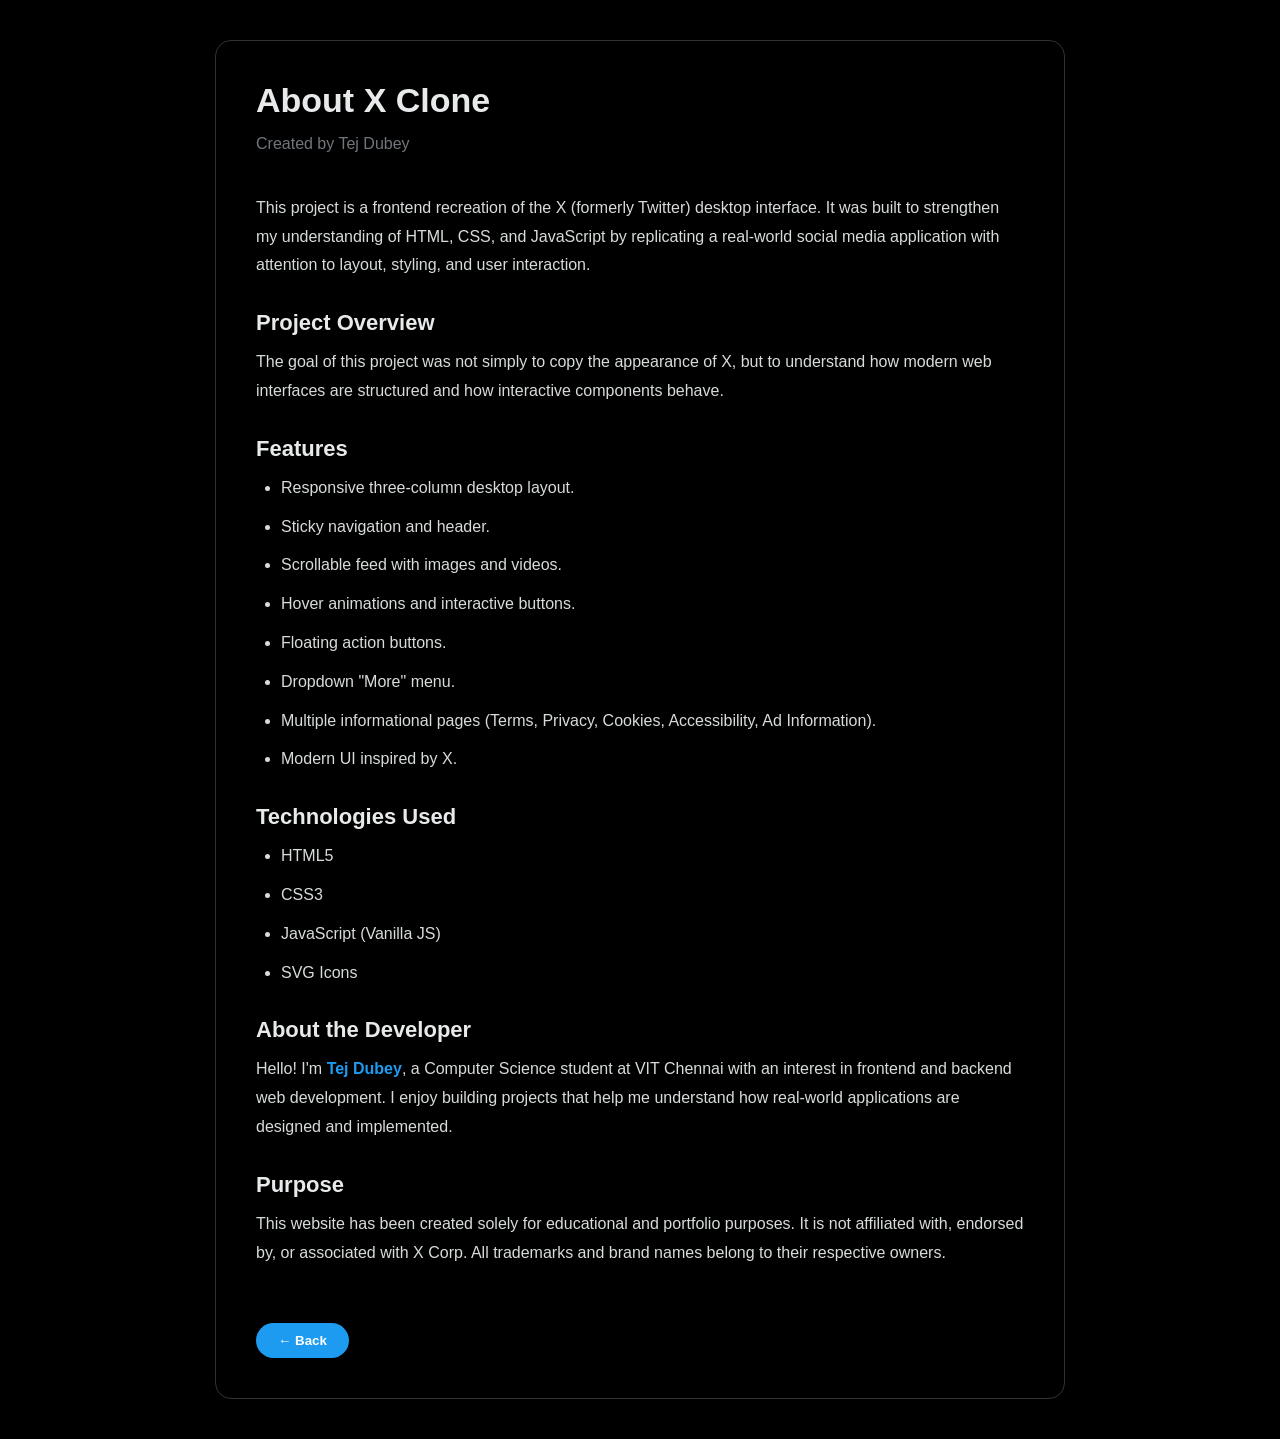
<file: src/about.html>
<!doctype html>
<html lang="en">
  <head>
    <title>About - X Clone</title>
    <link rel="icon" type="image/png" href="./images/image.png" />

    <style>
      * {
        margin: 0;
        padding: 0;
        box-sizing: border-box;
        font-family: Arial, Helvetica, sans-serif;
      }

      body {
        background: #000;
        color: #e7e9ea;
      }

      .container {
        width: 850px;
        margin: 40px auto;
        border: 1px solid #2f3336;
        border-radius: 16px;
        padding: 40px;
        background: #000;
      }

      h1 {
        font-size: 34px;
        margin-bottom: 10px;
      }

      .updated {
        color: #71767b;
        margin-bottom: 35px;
      }

      h2 {
        margin-top: 30px;
        margin-bottom: 12px;
        font-size: 22px;
      }

      p {
        color: #d7dbdc;
        line-height: 1.8;
        margin-bottom: 16px;
      }

      ul {
        margin-left: 25px;
        color: #d7dbdc;
        line-height: 1.8;
      }

      li {
        margin-bottom: 10px;
      }

      .highlight {
        color: #1d9bf0;
        font-weight: 600;
      }

      .back {
        display: inline-block;
        margin-top: 40px;
        background: #1d9bf0;
        color: white;
        padding: 10px 22px;
        border: none;
        border-radius: 30px;
        font-weight: 600;
        cursor: pointer;
        transition: background-color 0.15s ease;
      }

      .back:hover {
        background: #1a8cd8;
      }
    </style>
  </head>

  <body>
    <div class="container">
      <h1>About X Clone</h1>

      <p class="updated">Created by Tej Dubey</p>

      <p>
        This project is a frontend recreation of the X (formerly Twitter)
        desktop interface. It was built to strengthen my understanding of HTML,
        CSS, and JavaScript by replicating a real-world social media application
        with attention to layout, styling, and user interaction.
      </p>

      <h2>Project Overview</h2>

      <p>
        The goal of this project was not simply to copy the appearance of X, but
        to understand how modern web interfaces are structured and how
        interactive components behave.
      </p>

      <h2>Features</h2>

      <ul>
        <li>Responsive three-column desktop layout.</li>
        <li>Sticky navigation and header.</li>
        <li>Scrollable feed with images and videos.</li>
        <li>Hover animations and interactive buttons.</li>
        <li>Floating action buttons.</li>
        <li>Dropdown "More" menu.</li>
        <li>
          Multiple informational pages (Terms, Privacy, Cookies, Accessibility,
          Ad Information).
        </li>
        <li>Modern UI inspired by X.</li>
      </ul>

      <h2>Technologies Used</h2>

      <ul>
        <li>HTML5</li>
        <li>CSS3</li>
        <li>JavaScript (Vanilla JS)</li>
        <li>SVG Icons</li>
      </ul>

      <h2>About the Developer</h2>

      <p>
        Hello! I'm <span class="highlight">Tej Dubey</span>, a Computer Science
        student at VIT Chennai with an interest in frontend and backend web
        development. I enjoy building projects that help me understand how
        real-world applications are designed and implemented.
      </p>

      <h2>Purpose</h2>

      <p>
        This website has been created solely for educational and portfolio
        purposes. It is not affiliated with, endorsed by, or associated with X
        Corp. All trademarks and brand names belong to their respective owners.
      </p>

      <button class="back" onclick="history.back()">← Back</button>
    </div>
  </body>
</html>
</file>
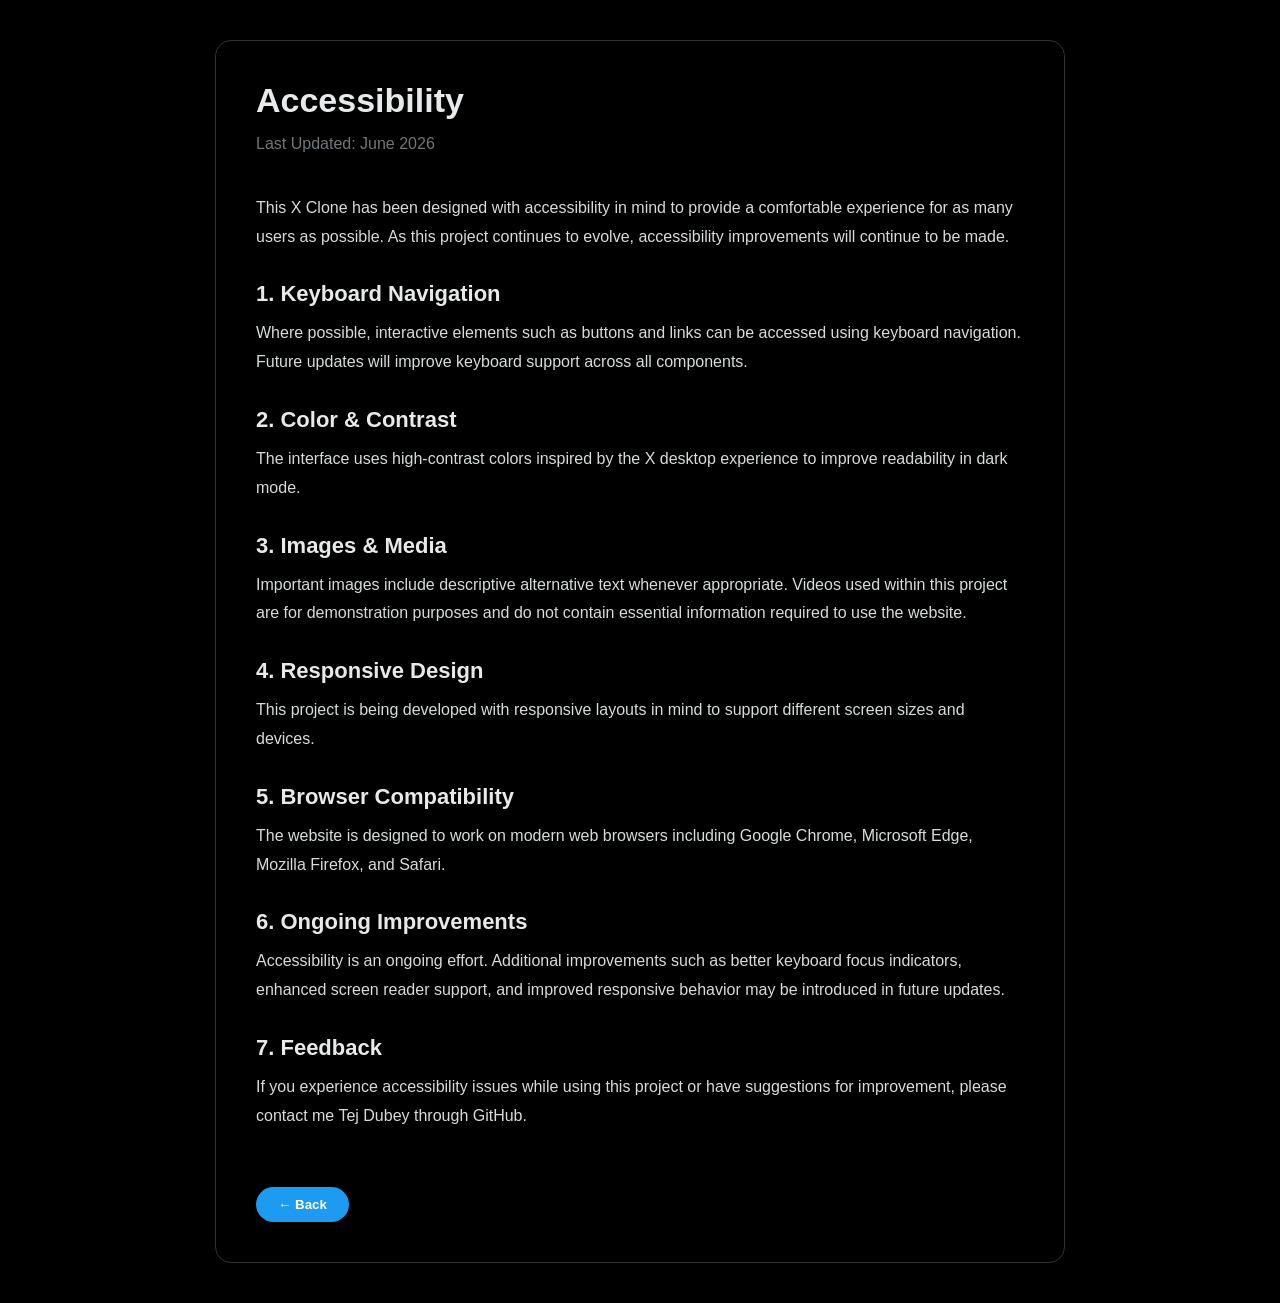
<file: src/accessibility.html>
<!doctype html>
<html lang="en">
  <head>
    <title>Accessibility - X Clone</title>
    <link rel="icon" type="image/png" href="./images/image.png" />
    <style>
      * {
        margin: 0;
        padding: 0;
        box-sizing: border-box;
        font-family: Arial, Helvetica, sans-serif;
      }
      body {
        background: #000;
        color: #e7e9ea;
      }
      .container {
        width: 850px;
        margin: 40px auto;
        border: 1px solid #2f3336;
        border-radius: 16px;
        padding: 40px;
        background: #000;
      }
      h1 {
        font-size: 34px;
        margin-bottom: 10px;
      }
      .updated {
        color: #71767b;
        margin-bottom: 35px;
      }
      h2 {
        margin-top: 30px;
        margin-bottom: 12px;
        font-size: 22px;
      }
      p {
        color: #d7dbdc;
        line-height: 1.8;
        margin-bottom: 16px;
      }
      ul {
        margin-left: 25px;
        color: #d7dbdc;
        line-height: 1.8;
      }
      li {
        margin-bottom: 10px;
      }
      .back {
        display: inline-block;
        margin-top: 40px;
        background: #1d9bf0;
        color: white;
        padding: 10px 22px;
        border: none;
        border-radius: 30px;
        font-weight: 600;
        cursor: pointer;
        transition: background-color 0.15s ease;
      }
      .back:hover {
        background: #1a8cd8;
      }
    </style>
  </head>
  <body>
    <div class="container">
      <h1>Accessibility</h1>
      <p class="updated">Last Updated: June 2026</p>
      <p>
        This X Clone has been designed with accessibility in mind to provide a
        comfortable experience for as many users as possible. As this project
        continues to evolve, accessibility improvements will continue to be
        made.
      </p>
      <h2>1. Keyboard Navigation</h2>
      <p>
        Where possible, interactive elements such as buttons and links can be
        accessed using keyboard navigation. Future updates will improve keyboard
        support across all components.
      </p>
      <h2>2. Color & Contrast</h2>
      <p>
        The interface uses high-contrast colors inspired by the X desktop
        experience to improve readability in dark mode.
      </p>
      <h2>3. Images & Media</h2>
      <p>
        Important images include descriptive alternative text whenever
        appropriate. Videos used within this project are for demonstration
        purposes and do not contain essential information required to use the
        website.
      </p>
      <h2>4. Responsive Design</h2>
      <p>
        This project is being developed with responsive layouts in mind to
        support different screen sizes and devices.
      </p>
      <h2>5. Browser Compatibility</h2>
      <p>
        The website is designed to work on modern web browsers including Google
        Chrome, Microsoft Edge, Mozilla Firefox, and Safari.
      </p>
      <h2>6. Ongoing Improvements</h2>
      <p>
        Accessibility is an ongoing effort. Additional improvements such as
        better keyboard focus indicators, enhanced screen reader support, and
        improved responsive behavior may be introduced in future updates.
      </p>
      <h2>7. Feedback</h2>
      <p>
        If you experience accessibility issues while using this project or have
        suggestions for improvement, please contact me Tej Dubey through GitHub.
      </p>
      <button class="back" onclick="history.back()">← Back</button>
    </div>
  </body>
</html>
</file>
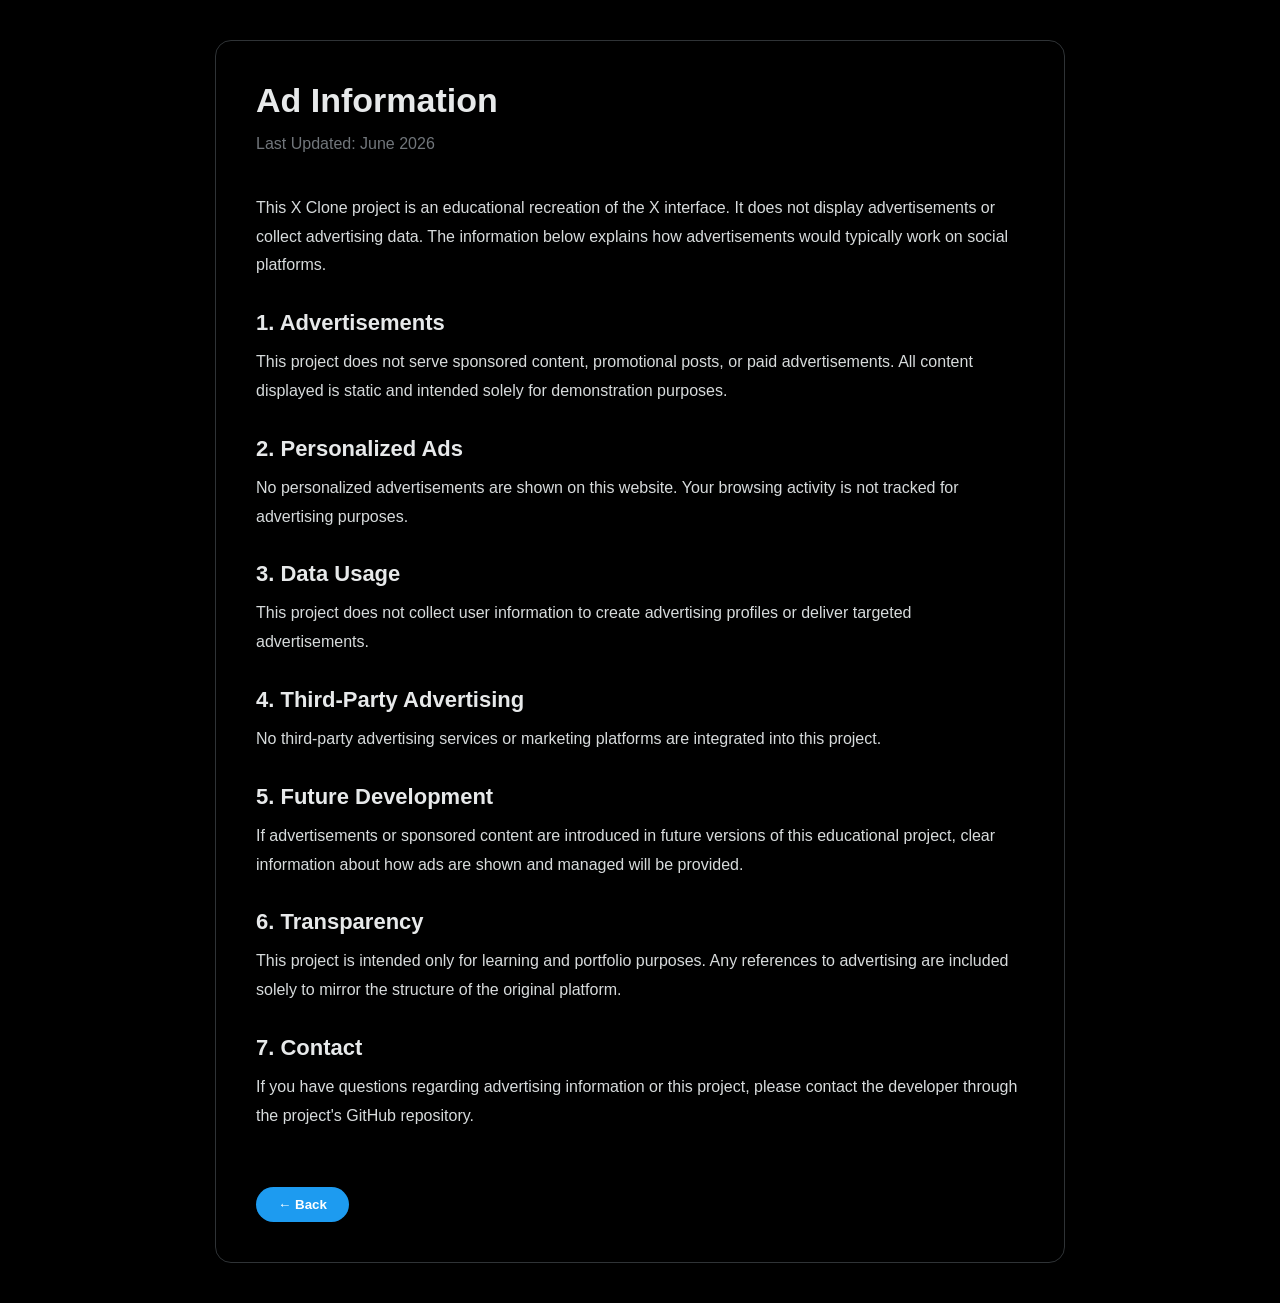
<file: src/adsinfo.html>
<!doctype html>
<html lang="en">
  <head>
    <title>Ad Information - X Clone</title>
    <link rel="icon" type="image/png" href="./images/image.png" />
    <style>
      * {
        margin: 0;
        padding: 0;
        box-sizing: border-box;
        font-family: Arial, Helvetica, sans-serif;
      }
      body {
        background: #000;
        color: #e7e9ea;
      }
      .container {
        width: 850px;
        margin: 40px auto;
        border: 1px solid #2f3336;
        border-radius: 16px;
        padding: 40px;
        background: #000;
      }
      h1 {
        font-size: 34px;
        margin-bottom: 10px;
      }
      .updated {
        color: #71767b;
        margin-bottom: 35px;
      }
      h2 {
        margin-top: 30px;
        margin-bottom: 12px;
        font-size: 22px;
      }
      p {
        color: #d7dbdc;
        line-height: 1.8;
        margin-bottom: 16px;
      }
      ul {
        margin-left: 25px;
        color: #d7dbdc;
        line-height: 1.8;
      }
      li {
        margin-bottom: 10px;
      }
      .back {
        display: inline-block;
        margin-top: 40px;
        background: #1d9bf0;
        color: white;
        padding: 10px 22px;
        border: none;
        border-radius: 30px;
        font-weight: 600;
        cursor: pointer;
        transition: background-color 0.15s ease;
      }
      .back:hover {
        background: #1a8cd8;
      }
    </style>
  </head>
  <body>
    <div class="container">
      <h1>Ad Information</h1>
      <p class="updated">Last Updated: June 2026</p>
      <p>
        This X Clone project is an educational recreation of the X interface. It
        does not display advertisements or collect advertising data. The
        information below explains how advertisements would typically work on
        social platforms.
      </p>
      <h2>1. Advertisements</h2>
      <p>
        This project does not serve sponsored content, promotional posts, or
        paid advertisements. All content displayed is static and intended solely
        for demonstration purposes.
      </p>
      <h2>2. Personalized Ads</h2>
      <p>
        No personalized advertisements are shown on this website. Your browsing
        activity is not tracked for advertising purposes.
      </p>
      <h2>3. Data Usage</h2>
      <p>
        This project does not collect user information to create advertising
        profiles or deliver targeted advertisements.
      </p>
      <h2>4. Third-Party Advertising</h2>
      <p>
        No third-party advertising services or marketing platforms are
        integrated into this project.
      </p>
      <h2>5. Future Development</h2>
      <p>
        If advertisements or sponsored content are introduced in future versions
        of this educational project, clear information about how ads are shown
        and managed will be provided.
      </p>
      <h2>6. Transparency</h2>
      <p>
        This project is intended only for learning and portfolio purposes. Any
        references to advertising are included solely to mirror the structure of
        the original platform.
      </p>
      <h2>7. Contact</h2>
      <p>
        If you have questions regarding advertising information or this project,
        please contact the developer through the project's GitHub repository.
      </p>
      <button class="back" onclick="history.back()">← Back</button>
    </div>
  </body>
</html>
</file>
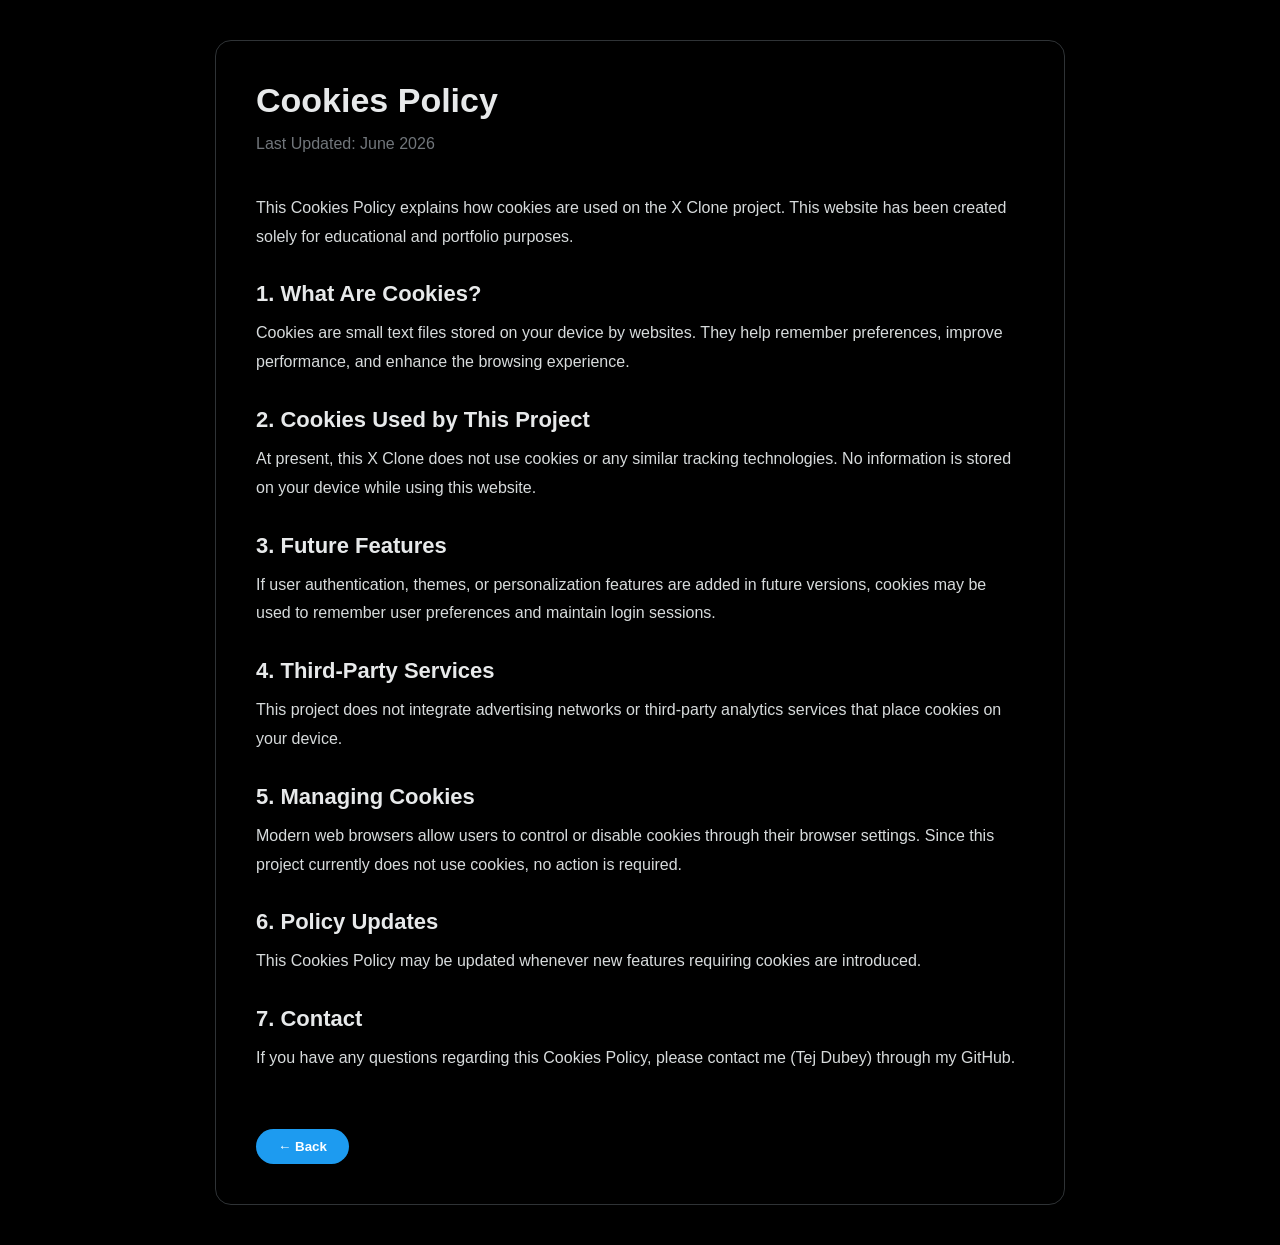
<file: src/cookies.html>
<!doctype html>
<html lang="en">
  <head>
    <title>Cookies Policy - X Clone</title>
    <link rel="icon" type="image/png" href="./images/image.png" />
    <style>
      * {
        margin: 0;
        padding: 0;
        box-sizing: border-box;
        font-family: Arial, Helvetica, sans-serif;
      }
      body {
        background: #000;
        color: #e7e9ea;
      }
      .container {
        width: 850px;
        margin: 40px auto;
        border: 1px solid #2f3336;
        border-radius: 16px;
        padding: 40px;
        background: #000;
      }
      h1 {
        font-size: 34px;
        margin-bottom: 10px;
      }
      .updated {
        color: #71767b;
        margin-bottom: 35px;
      }
      h2 {
        margin-top: 30px;
        margin-bottom: 12px;
        font-size: 22px;
      }
      p {
        color: #d7dbdc;
        line-height: 1.8;
        margin-bottom: 16px;
      }
      ul {
        margin-left: 25px;
        color: #d7dbdc;
        line-height: 1.8;
      }
      li {
        margin-bottom: 10px;
      }
      .back {
        display: inline-block;
        margin-top: 40px;
        background: #1d9bf0;
        color: white;
        padding: 10px 22px;
        border: none;
        border-radius: 30px;
        font-weight: 600;
        cursor: pointer;
        transition: background-color 0.15s ease;
      }
      .back:hover {
        background: #1a8cd8;
      }
    </style>
  </head>
  <body>
    <div class="container">
      <h1>Cookies Policy</h1>
      <p class="updated">Last Updated: June 2026</p>
      <p>
        This Cookies Policy explains how cookies are used on the X Clone
        project. This website has been created solely for educational and
        portfolio purposes.
      </p>
      <h2>1. What Are Cookies?</h2>
      <p>
        Cookies are small text files stored on your device by websites. They
        help remember preferences, improve performance, and enhance the browsing
        experience.
      </p>
      <h2>2. Cookies Used by This Project</h2>
      <p>
        At present, this X Clone does not use cookies or any similar tracking
        technologies. No information is stored on your device while using this
        website.
      </p>
      <h2>3. Future Features</h2>
      <p>
        If user authentication, themes, or personalization features are added in
        future versions, cookies may be used to remember user preferences and
        maintain login sessions.
      </p>
      <h2>4. Third-Party Services</h2>
      <p>
        This project does not integrate advertising networks or third-party
        analytics services that place cookies on your device.
      </p>
      <h2>5. Managing Cookies</h2>
      <p>
        Modern web browsers allow users to control or disable cookies through
        their browser settings. Since this project currently does not use
        cookies, no action is required.
      </p>
      <h2>6. Policy Updates</h2>
      <p>
        This Cookies Policy may be updated whenever new features requiring
        cookies are introduced.
      </p>
      <h2>7. Contact</h2>
      <p>
        If you have any questions regarding this Cookies Policy, please contact
        me (Tej Dubey) through my GitHub.
      </p>
      <button class="back" onclick="history.back()">← Back</button>
    </div>
  </body>
</html>
</file>
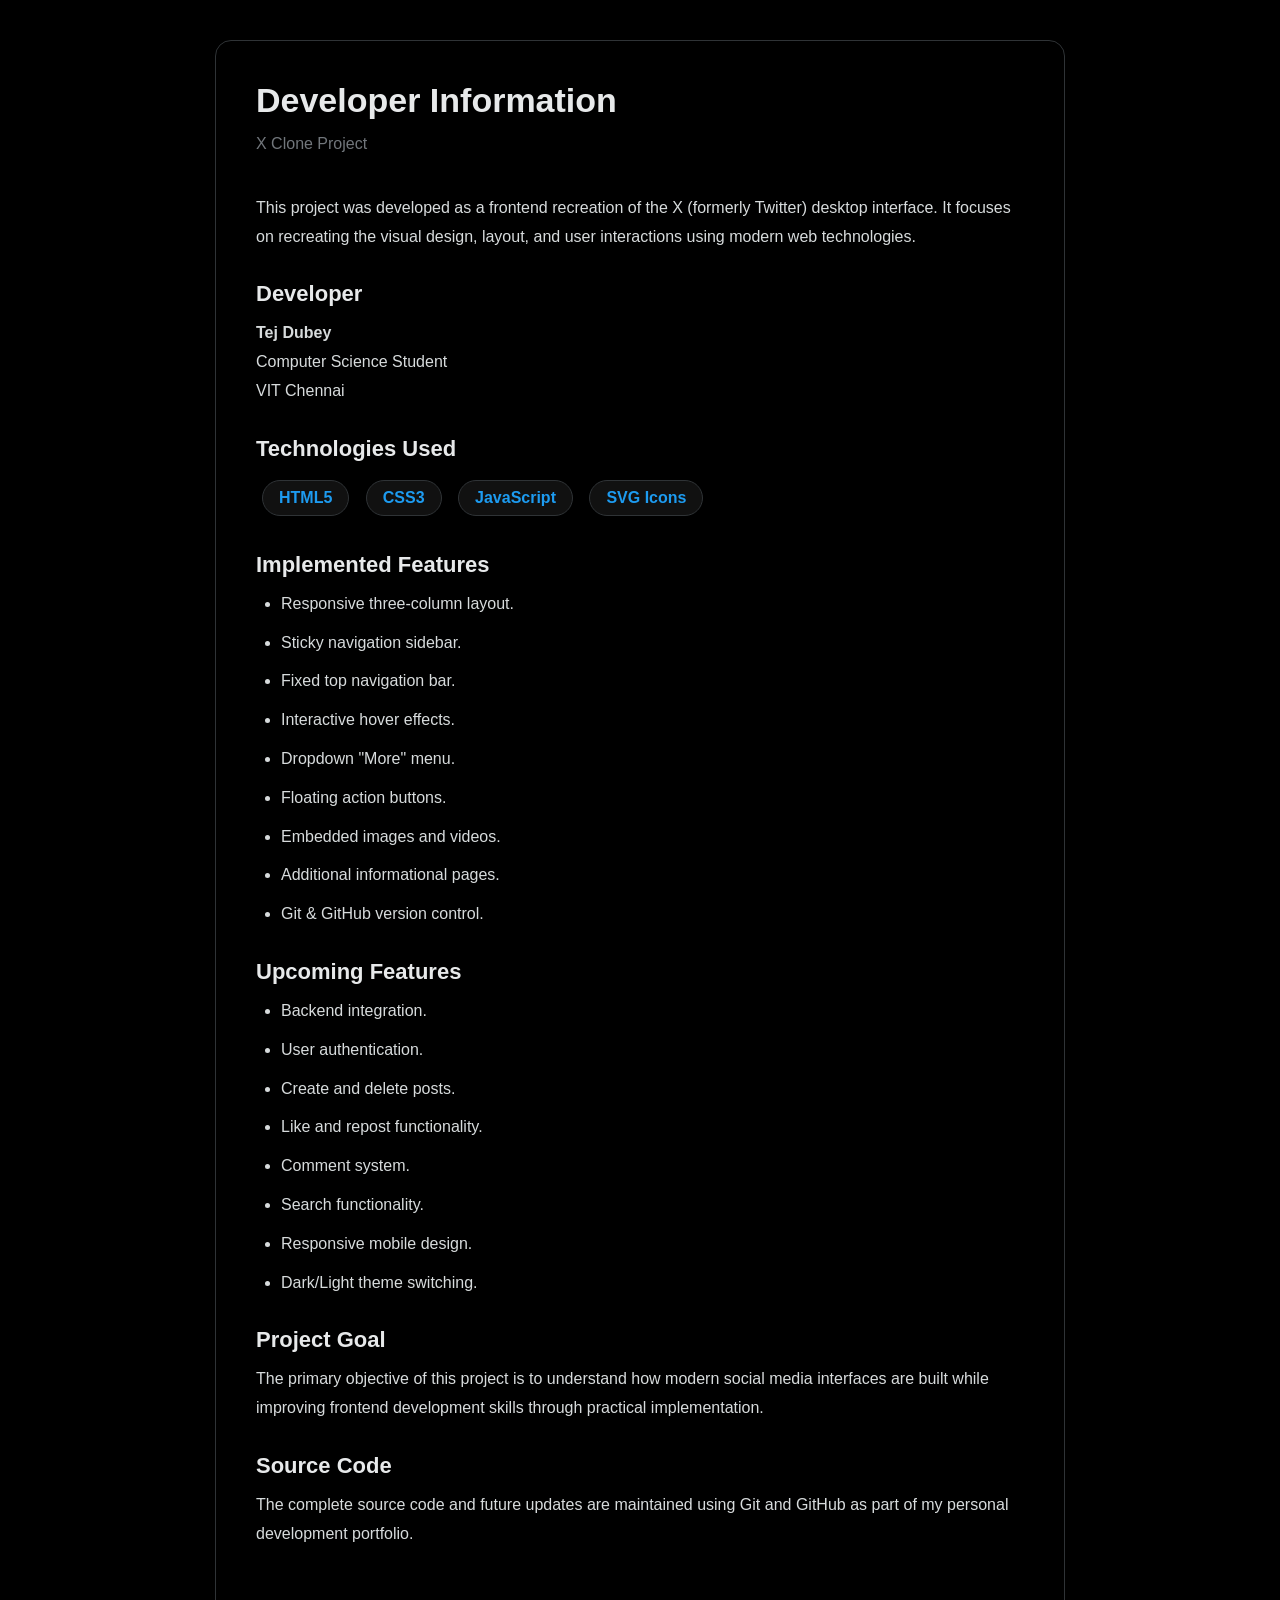
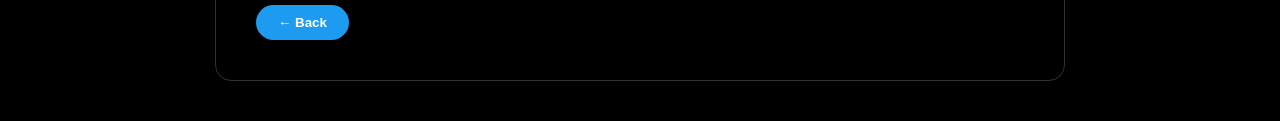
<file: src/developers.html>
<!doctype html>
<html lang="en">
  <head>
    <title>Developers - X Clone</title>
    <link rel="icon" type="image/png" href="./images/image.png" />

    <style>
      * {
        margin: 0;
        padding: 0;
        box-sizing: border-box;
        font-family: Arial, Helvetica, sans-serif;
      }

      body {
        background: #000;
        color: #e7e9ea;
      }

      .container {
        width: 850px;
        margin: 40px auto;
        border: 1px solid #2f3336;
        border-radius: 16px;
        padding: 40px;
        background: #000;
      }

      h1 {
        font-size: 34px;
        margin-bottom: 10px;
      }

      .updated {
        color: #71767b;
        margin-bottom: 35px;
      }

      h2 {
        margin-top: 30px;
        margin-bottom: 12px;
        font-size: 22px;
      }

      p {
        color: #d7dbdc;
        line-height: 1.8;
        margin-bottom: 16px;
      }

      ul {
        margin-left: 25px;
        color: #d7dbdc;
        line-height: 1.8;
      }

      li {
        margin-bottom: 10px;
      }

      .tech {
        display: inline-block;
        margin: 6px;
        padding: 8px 16px;
        border: 1px solid #2f3336;
        border-radius: 20px;
        background: #111;
        color: #1d9bf0;
        font-weight: 600;
      }

      .back {
        display: inline-block;
        margin-top: 40px;
        background: #1d9bf0;
        color: white;
        padding: 10px 22px;
        border: none;
        border-radius: 30px;
        font-weight: 600;
        cursor: pointer;
        transition: background-color 0.15s ease;
      }

      .back:hover {
        background: #1a8cd8;
      }
    </style>
  </head>

  <body>
    <div class="container">
      <h1>Developer Information</h1>

      <p class="updated">X Clone Project</p>

      <p>
        This project was developed as a frontend recreation of the X (formerly
        Twitter) desktop interface. It focuses on recreating the visual design,
        layout, and user interactions using modern web technologies.
      </p>

      <h2>Developer</h2>

      <p>
        <strong>Tej Dubey</strong><br />
        Computer Science Student<br />
        VIT Chennai
      </p>

      <h2>Technologies Used</h2>

      <div class="tech">HTML5</div>
      <div class="tech">CSS3</div>
      <div class="tech">JavaScript</div>
      <div class="tech">SVG Icons</div>

      <h2>Implemented Features</h2>

      <ul>
        <li>Responsive three-column layout.</li>
        <li>Sticky navigation sidebar.</li>
        <li>Fixed top navigation bar.</li>
        <li>Interactive hover effects.</li>
        <li>Dropdown "More" menu.</li>
        <li>Floating action buttons.</li>
        <li>Embedded images and videos.</li>
        <li>Additional informational pages.</li>
        <li>Git & GitHub version control.</li>
      </ul>

      <h2>Upcoming Features</h2>

      <ul>
        <li>Backend integration.</li>
        <li>User authentication.</li>
        <li>Create and delete posts.</li>
        <li>Like and repost functionality.</li>
        <li>Comment system.</li>
        <li>Search functionality.</li>
        <li>Responsive mobile design.</li>
        <li>Dark/Light theme switching.</li>
      </ul>

      <h2>Project Goal</h2>

      <p>
        The primary objective of this project is to understand how modern social
        media interfaces are built while improving frontend development skills
        through practical implementation.
      </p>

      <h2>Source Code</h2>

      <p>
        The complete source code and future updates are maintained using Git and
        GitHub as part of my personal development portfolio.
      </p>

      <button class="back" onclick="history.back()">← Back</button>
    </div>
  </body>
</html>
</file>
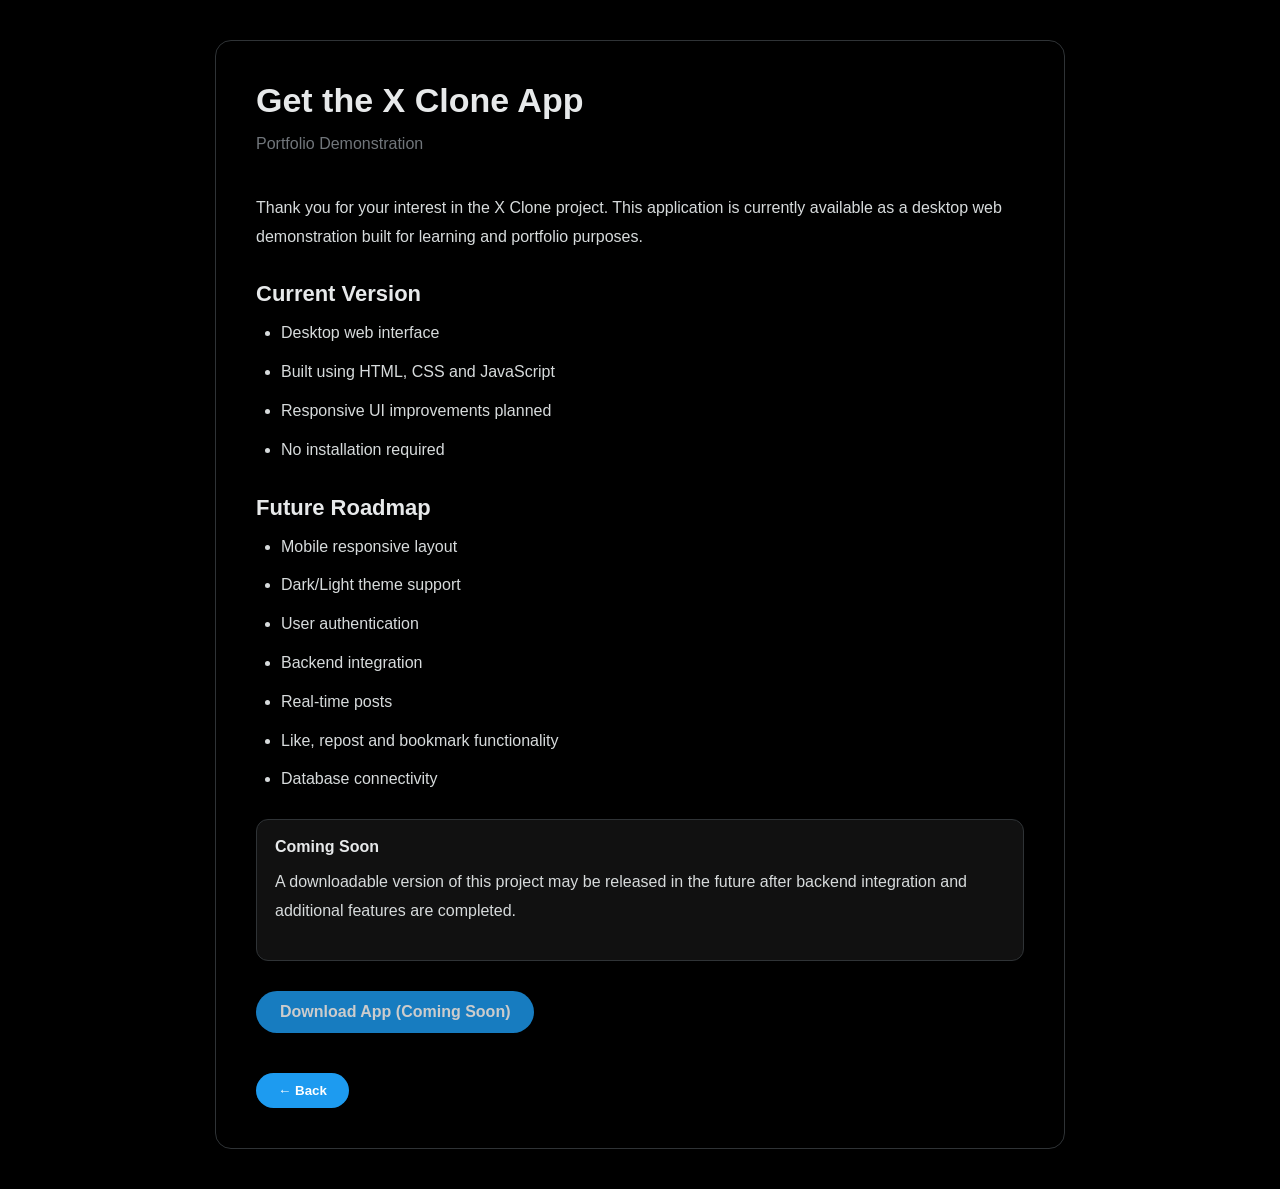
<file: src/getapp.html>
<!doctype html>
<html lang="en">
  <head>
    <title>Get App - X Clone</title>
    <link rel="icon" type="image/png" href="./images/image.png" />

    <style>
      * {
        margin: 0;
        padding: 0;
        box-sizing: border-box;
        font-family: Arial, Helvetica, sans-serif;
      }

      body {
        background: #000;
        color: #e7e9ea;
      }

      .container {
        width: 850px;
        margin: 40px auto;
        border: 1px solid #2f3336;
        border-radius: 16px;
        padding: 40px;
        background: #000;
      }

      h1 {
        font-size: 34px;
        margin-bottom: 10px;
      }

      .updated {
        color: #71767b;
        margin-bottom: 35px;
      }

      h2 {
        margin-top: 30px;
        margin-bottom: 12px;
        font-size: 22px;
      }

      p {
        color: #d7dbdc;
        line-height: 1.8;
        margin-bottom: 16px;
      }

      ul {
        margin-left: 25px;
        color: #d7dbdc;
        line-height: 1.8;
      }

      li {
        margin-bottom: 10px;
      }

      .notice {
        margin-top: 25px;
        padding: 18px;
        border: 1px solid #2f3336;
        border-radius: 12px;
        background: #111;
      }

      .download {
        display: inline-block;
        margin-top: 30px;
        background: #1d9bf0;
        color: white;
        padding: 12px 24px;
        border-radius: 30px;
        text-decoration: none;
        font-weight: 600;
        cursor: not-allowed;
        opacity: 0.8;
      }

      .back {
        display: inline-block;
        margin-top: 40px;
        background: #1d9bf0;
        color: white;
        padding: 10px 22px;
        border: none;
        border-radius: 30px;
        font-weight: 600;
        cursor: pointer;
        transition: background-color 0.15s ease;
      }

      .back:hover {
        background: #1a8cd8;
      }
    </style>
  </head>

  <body>
    <div class="container">
      <h1>Get the X Clone App</h1>

      <p class="updated">Portfolio Demonstration</p>

      <p>
        Thank you for your interest in the X Clone project. This application is
        currently available as a desktop web demonstration built for learning
        and portfolio purposes.
      </p>

      <h2>Current Version</h2>

      <ul>
        <li>Desktop web interface</li>
        <li>Built using HTML, CSS and JavaScript</li>
        <li>Responsive UI improvements planned</li>
        <li>No installation required</li>
      </ul>

      <h2>Future Roadmap</h2>

      <ul>
        <li>Mobile responsive layout</li>
        <li>Dark/Light theme support</li>
        <li>User authentication</li>
        <li>Backend integration</li>
        <li>Real-time posts</li>
        <li>Like, repost and bookmark functionality</li>
        <li>Database connectivity</li>
      </ul>

      <div class="notice">
        <strong>Coming Soon</strong>
        <p style="margin-top: 12px">
          A downloadable version of this project may be released in the future
          after backend integration and additional features are completed.
        </p>
      </div>

      <div class="download">Download App (Coming Soon)</div>

      <br />

      <button class="back" onclick="history.back()">← Back</button>
    </div>
  </body>
</html>
</file>
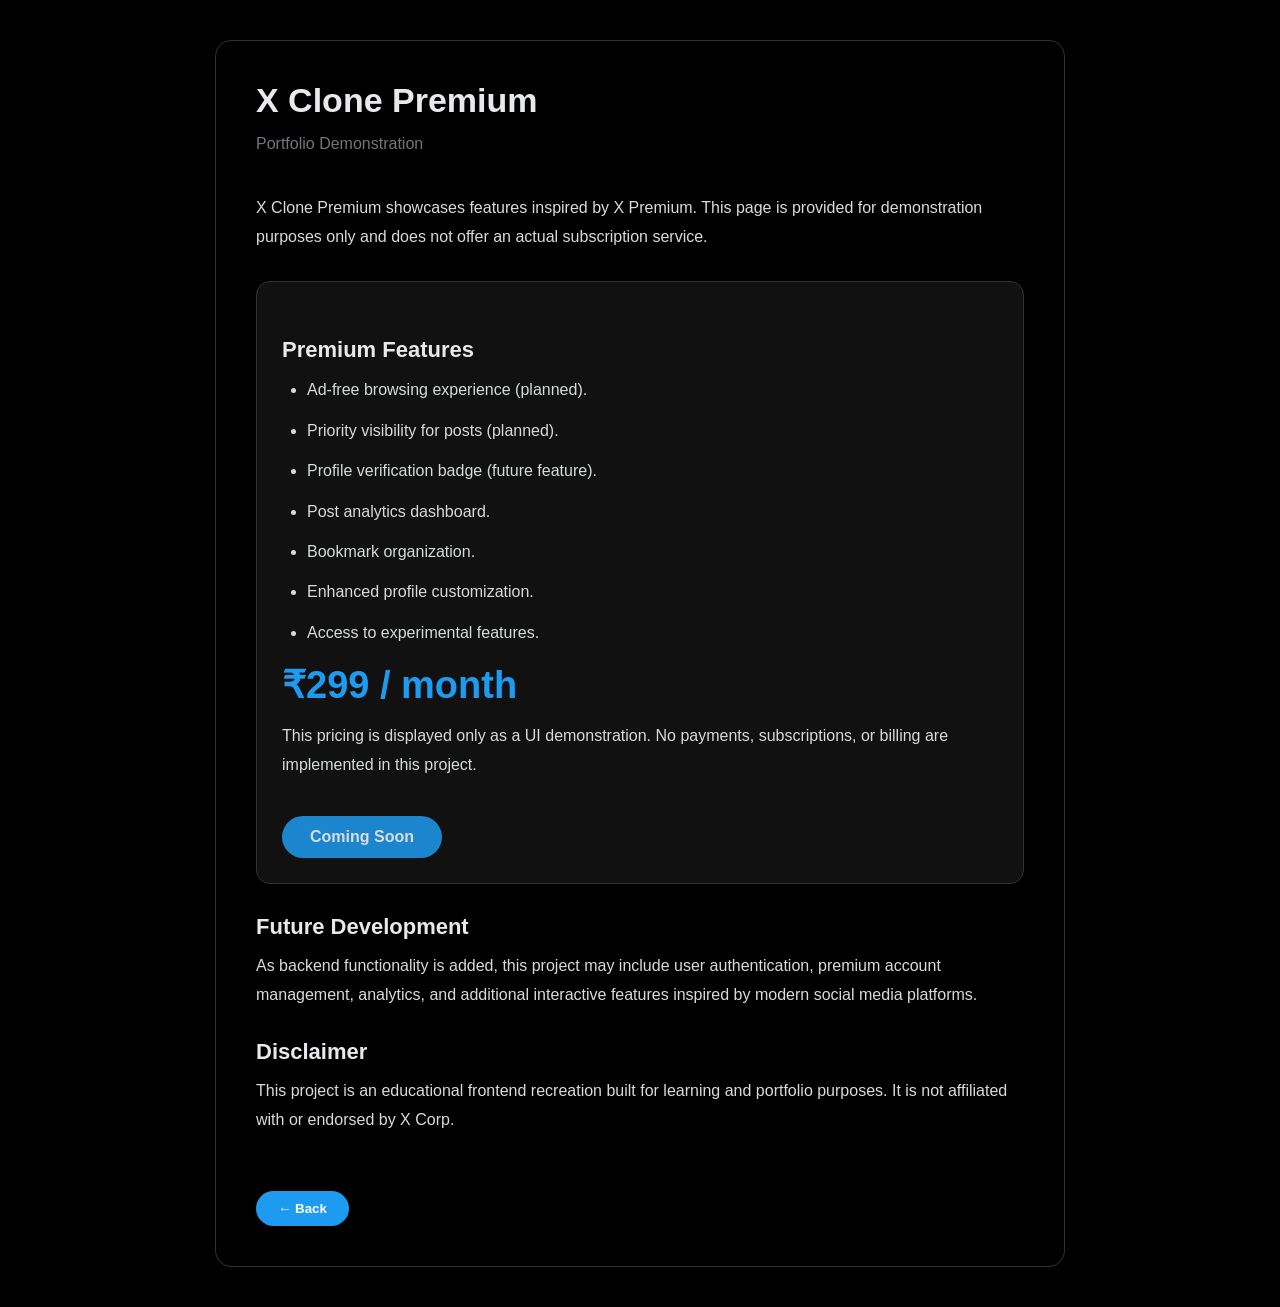
<file: src/premium.html>
<!doctype html>
<html lang="en">
  <head>
    <title>Premium - X Clone</title>
    <link rel="icon" type="image/png" href="./images/image.png" />

    <style>
      * {
        margin: 0;
        padding: 0;
        box-sizing: border-box;
        font-family: Arial, Helvetica, sans-serif;
      }

      body {
        background: #000;
        color: #e7e9ea;
      }

      .container {
        width: 850px;
        margin: 40px auto;
        border: 1px solid #2f3336;
        border-radius: 16px;
        padding: 40px;
        background: #000;
      }

      h1 {
        font-size: 34px;
        margin-bottom: 10px;
      }

      .updated {
        color: #71767b;
        margin-bottom: 35px;
      }

      h2 {
        margin-top: 30px;
        margin-bottom: 12px;
        font-size: 22px;
      }

      p {
        color: #d7dbdc;
        line-height: 1.8;
        margin-bottom: 16px;
      }

      ul {
        margin-left: 25px;
        color: #d7dbdc;
        line-height: 1.9;
      }

      li {
        margin-bottom: 10px;
      }

      .card {
        margin-top: 30px;
        border: 1px solid #2f3336;
        border-radius: 14px;
        padding: 25px;
        background: #111;
      }

      .price {
        font-size: 38px;
        font-weight: bold;
        color: #1d9bf0;
        margin: 15px 0;
      }

      .button {
        display: inline-block;
        margin-top: 20px;
        padding: 12px 28px;
        border-radius: 30px;
        background: #1d9bf0;
        color: white;
        text-decoration: none;
        font-weight: 600;
        cursor: not-allowed;
        opacity: 0.85;
      }

      .button:hover {
        background: #1a8cd8;
      }

      .back {
        margin-top: 40px;
        background: #1d9bf0;
        color: white;
        padding: 10px 22px;
        border: none;
        border-radius: 30px;
        font-weight: 600;
        cursor: pointer;
        transition: 0.15s;
      }

      .back:hover {
        background: #1a8cd8;
      }
    </style>
  </head>

  <body>
    <div class="container">
      <h1>X Clone Premium</h1>

      <p class="updated">Portfolio Demonstration</p>

      <p>
        X Clone Premium showcases features inspired by X Premium. This page is
        provided for demonstration purposes only and does not offer an actual
        subscription service.
      </p>

      <div class="card">
        <h2>Premium Features</h2>

        <ul>
          <li>Ad-free browsing experience (planned).</li>
          <li>Priority visibility for posts (planned).</li>
          <li>Profile verification badge (future feature).</li>
          <li>Post analytics dashboard.</li>
          <li>Bookmark organization.</li>
          <li>Enhanced profile customization.</li>
          <li>Access to experimental features.</li>
        </ul>

        <div class="price">₹299 / month</div>

        <p>
          This pricing is displayed only as a UI demonstration. No payments,
          subscriptions, or billing are implemented in this project.
        </p>

        <div class="button">Coming Soon</div>
      </div>

      <h2>Future Development</h2>

      <p>
        As backend functionality is added, this project may include user
        authentication, premium account management, analytics, and additional
        interactive features inspired by modern social media platforms.
      </p>

      <h2>Disclaimer</h2>

      <p>
        This project is an educational frontend recreation built for learning
        and portfolio purposes. It is not affiliated with or endorsed by X Corp.
      </p>

      <button class="back" onclick="history.back()">← Back</button>
    </div>
  </body>
</html>
</file>
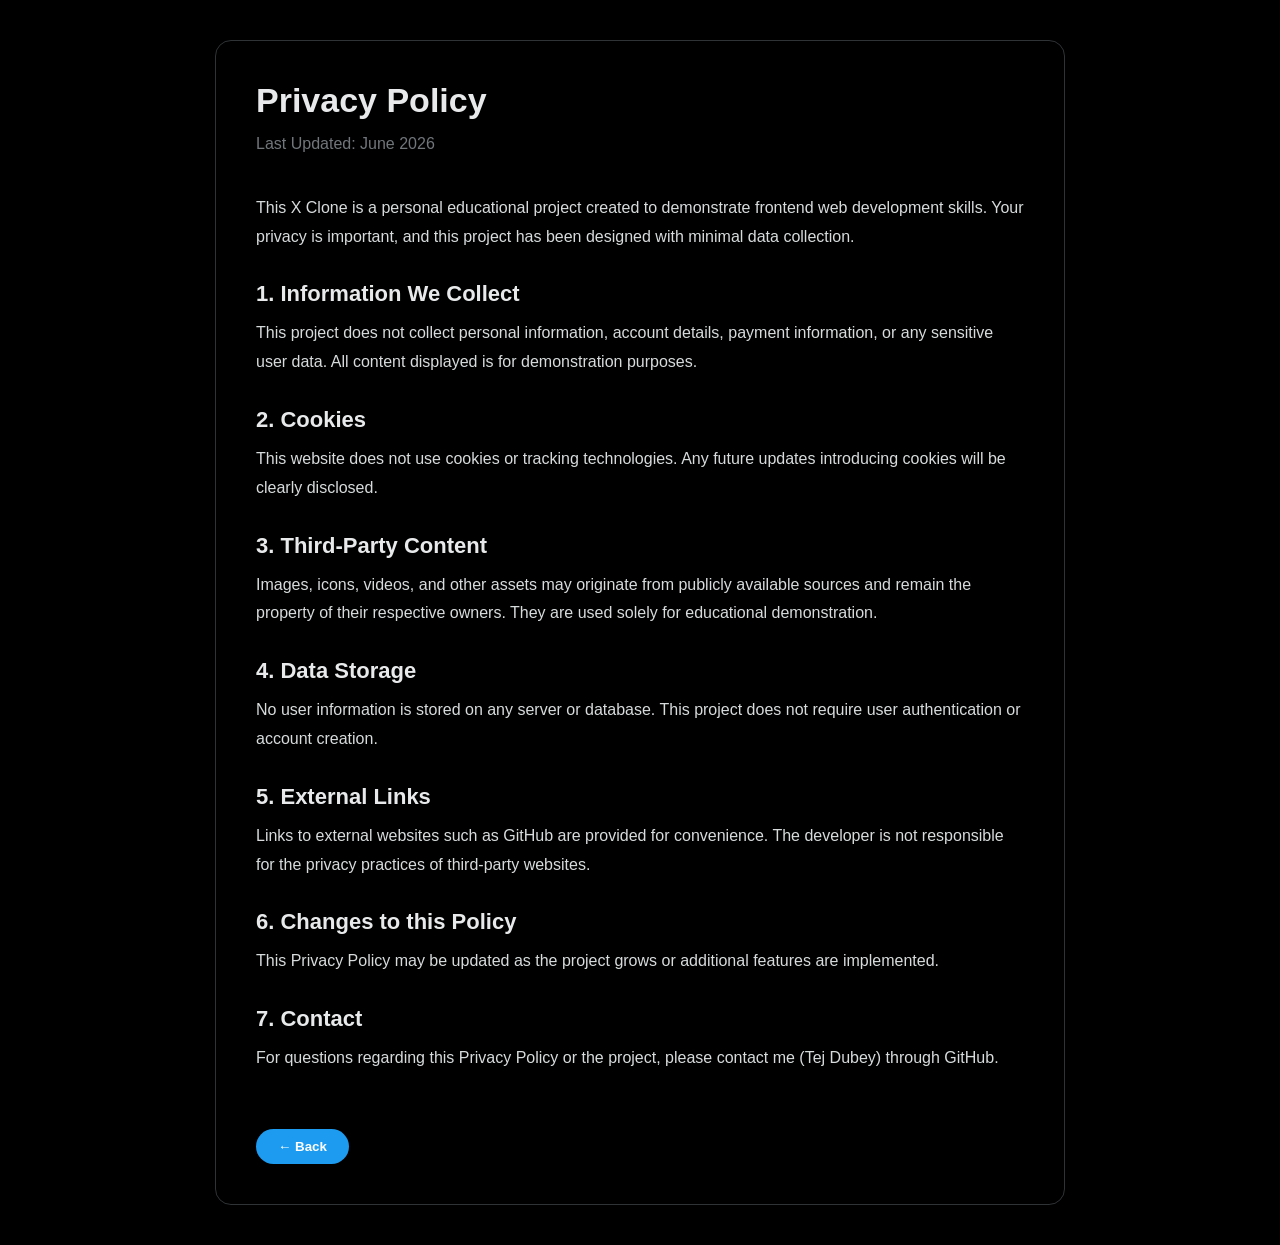
<file: src/privacy.html>
<!doctype html>
<html lang="en">
  <head>
    <title>Privacy Policy - X Clone</title>
    <link rel="icon" type="image/png" href="./images/image.png" />
    <style>
      * {
        margin: 0;
        padding: 0;
        box-sizing: border-box;
        font-family: Arial, Helvetica, sans-serif;
      }
      body {
        background: #000;
        color: #e7e9ea;
      }
      .container {
        width: 850px;
        margin: 40px auto;
        border: 1px solid #2f3336;
        border-radius: 16px;
        padding: 40px;
        background: #000;
      }
      h1 {
        font-size: 34px;
        margin-bottom: 10px;
      }
      .updated {
        color: #71767b;
        margin-bottom: 35px;
      }
      h2 {
        margin-top: 30px;
        margin-bottom: 12px;
        font-size: 22px;
      }
      p {
        color: #d7dbdc;
        line-height: 1.8;
        margin-bottom: 16px;
      }
      ul {
        margin-left: 25px;
        color: #d7dbdc;
        line-height: 1.8;
      }
      li {
        margin-bottom: 10px;
      }
      .back {
        display: inline-block;
        margin-top: 40px;
        background: #1d9bf0;
        color: white;
        padding: 10px 22px;
        border: none;
        border-radius: 30px;
        font-weight: 600;
        cursor: pointer;
        transition: background-color 0.15s ease;
      }
      .back:hover {
        background: #1a8cd8;
      }
    </style>
  </head>
  <body>
    <div class="container">
      <h1>Privacy Policy</h1>
      <p class="updated">Last Updated: June 2026</p>
      <p>
        This X Clone is a personal educational project created to demonstrate
        frontend web development skills. Your privacy is important, and this
        project has been designed with minimal data collection.
      </p>
      <h2>1. Information We Collect</h2>
      <p>
        This project does not collect personal information, account details,
        payment information, or any sensitive user data. All content displayed
        is for demonstration purposes.
      </p>
      <h2>2. Cookies</h2>
      <p>
        This website does not use cookies or tracking technologies. Any future
        updates introducing cookies will be clearly disclosed.
      </p>
      <h2>3. Third-Party Content</h2>
      <p>
        Images, icons, videos, and other assets may originate from publicly
        available sources and remain the property of their respective owners.
        They are used solely for educational demonstration.
      </p>
      <h2>4. Data Storage</h2>
      <p>
        No user information is stored on any server or database. This project
        does not require user authentication or account creation.
      </p>
      <h2>5. External Links</h2>
      <p>
        Links to external websites such as GitHub are provided for convenience.
        The developer is not responsible for the privacy practices of
        third-party websites.
      </p>
      <h2>6. Changes to this Policy</h2>
      <p>
        This Privacy Policy may be updated as the project grows or additional
        features are implemented.
      </p>
      <h2>7. Contact</h2>
      <p>
        For questions regarding this Privacy Policy or the project, please
        contact me (Tej Dubey) through GitHub.
      </p>
      <button class="back" onclick="history.back()">← Back</button>
    </div>
  </body>
</html>
</file>
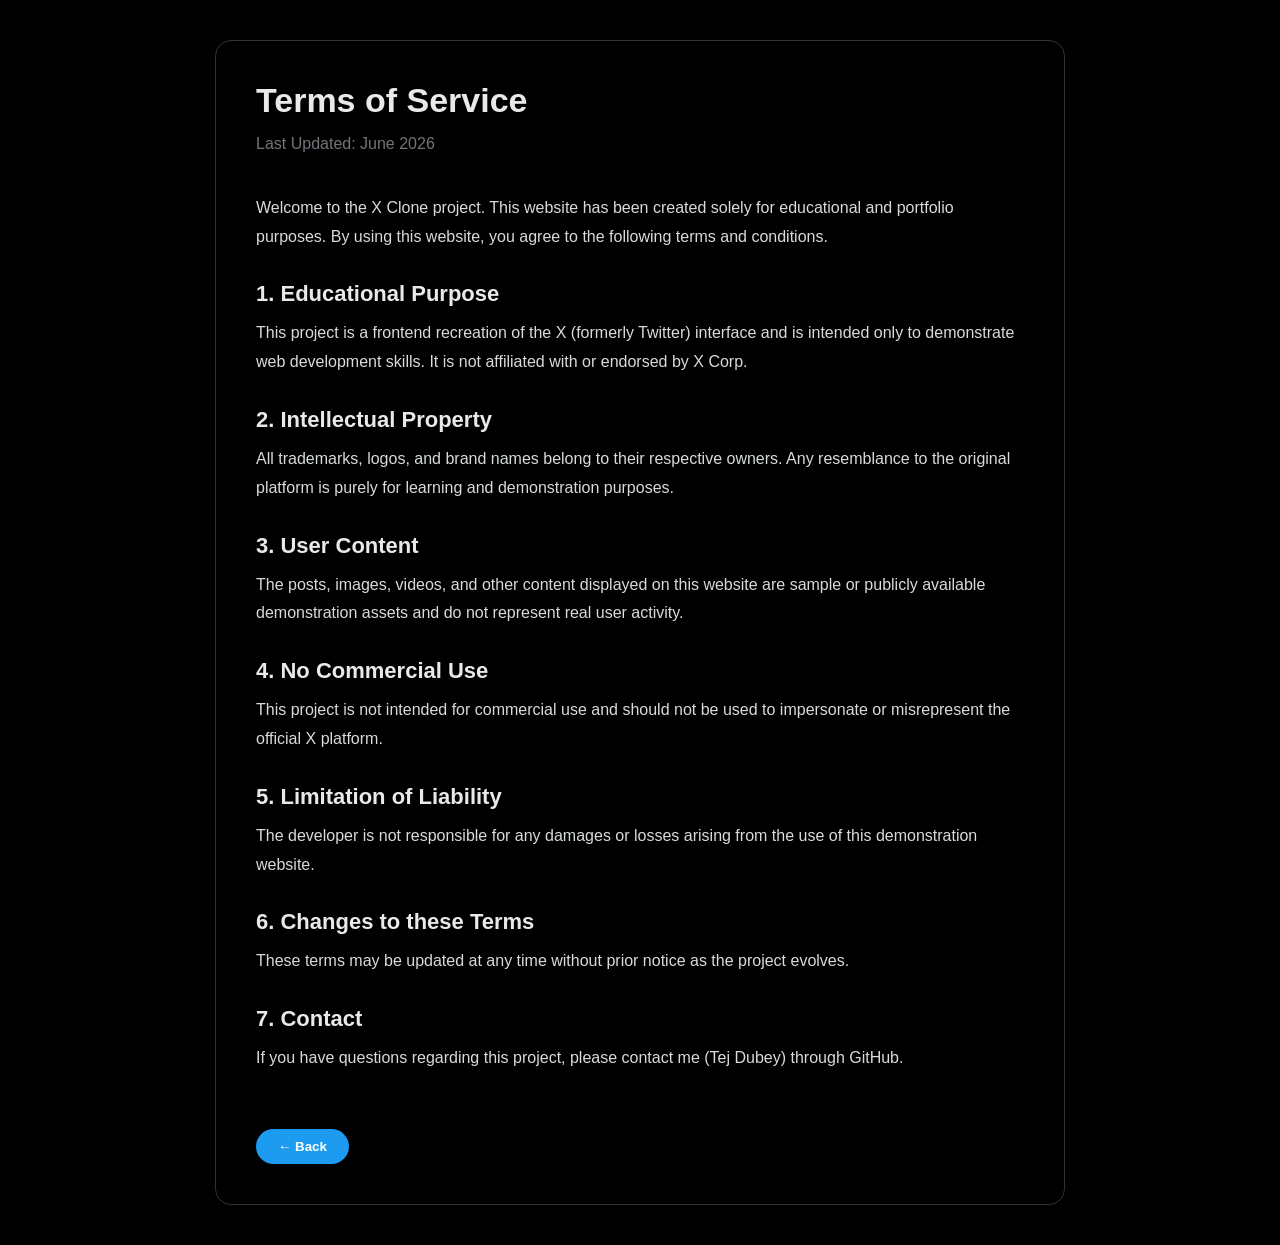
<file: src/terms.html>
<!doctype html>
<html lang="en">
  <head>
    <title>Terms of Service - X Clone</title>
    <link rel="icon" type="image/png" href="./images/image.png" />
    <style>
      * {
        margin: 0;
        padding: 0;
        box-sizing: border-box;
        font-family: Arial, Helvetica, sans-serif;
      }
      body {
        background: #000;
        color: #e7e9ea;
      }
      .container {
        width: 850px;
        margin: 40px auto;
        border: 1px solid #2f3336;
        border-radius: 16px;
        padding: 40px;
        background: #000;
      }
      h1 {
        font-size: 34px;
        margin-bottom: 10px;
      }
      .updated {
        color: #71767b;
        margin-bottom: 35px;
      }
      h2 {
        margin-top: 30px;
        margin-bottom: 12px;
        font-size: 22px;
      }
      p {
        color: #d7dbdc;
        line-height: 1.8;
        margin-bottom: 16px;
      }
      ul {
        margin-left: 25px;
        color: #d7dbdc;
        line-height: 1.8;
      }
      li {
        margin-bottom: 10px;
      }
      a {
        color: #1d9bf0;
        text-decoration: none;
      }
      a:hover {
        text-decoration: underline;
      }
      .back {
        display: inline-block;
        margin-top: 40px;
        background: #1d9bf0;
        color: white;
        padding: 10px 22px;
        border: none;
        border-radius: 30px;
        font-weight: 600;
        cursor: pointer;
        transition: background-color 0.15s ease;
      }
      .back:hover {
        background: #1a8cd8;
      }
      button{
        border: 2px solid black;
      }
    </style>
  </head>
  <body>
    <div class="container">
      <h1>Terms of Service</h1>
      <p class="updated">Last Updated: June 2026</p>
      <p>
        Welcome to the X Clone project. This website has been created solely for
        educational and portfolio purposes. By using this website, you agree to
        the following terms and conditions.
      </p>
      <h2>1. Educational Purpose</h2>
      <p>
        This project is a frontend recreation of the X (formerly Twitter)
        interface and is intended only to demonstrate web development skills. It
        is not affiliated with or endorsed by X Corp.
      </p>
      <h2>2. Intellectual Property</h2>
      <p>
        All trademarks, logos, and brand names belong to their respective
        owners. Any resemblance to the original platform is purely for learning
        and demonstration purposes.
      </p>
      <h2>3. User Content</h2>
      <p>
        The posts, images, videos, and other content displayed on this website
        are sample or publicly available demonstration assets and do not
        represent real user activity.
      </p>
      <h2>4. No Commercial Use</h2>
      <p>
        This project is not intended for commercial use and should not be used
        to impersonate or misrepresent the official X platform.
      </p>
      <h2>5. Limitation of Liability</h2>
      <p>
        The developer is not responsible for any damages or losses arising from
        the use of this demonstration website.
      </p>
      <h2>6. Changes to these Terms</h2>
      <p>
        These terms may be updated at any time without prior notice as the
        project evolves.
      </p>
      <h2>7. Contact</h2>
      <p>
        If you have questions regarding this project, please contact me (Tej Dubey)
        through GitHub.
      </p>
      <button class="back" onclick="history.back()">← Back</button>
    </div>
  </body>
</html>
</file>
